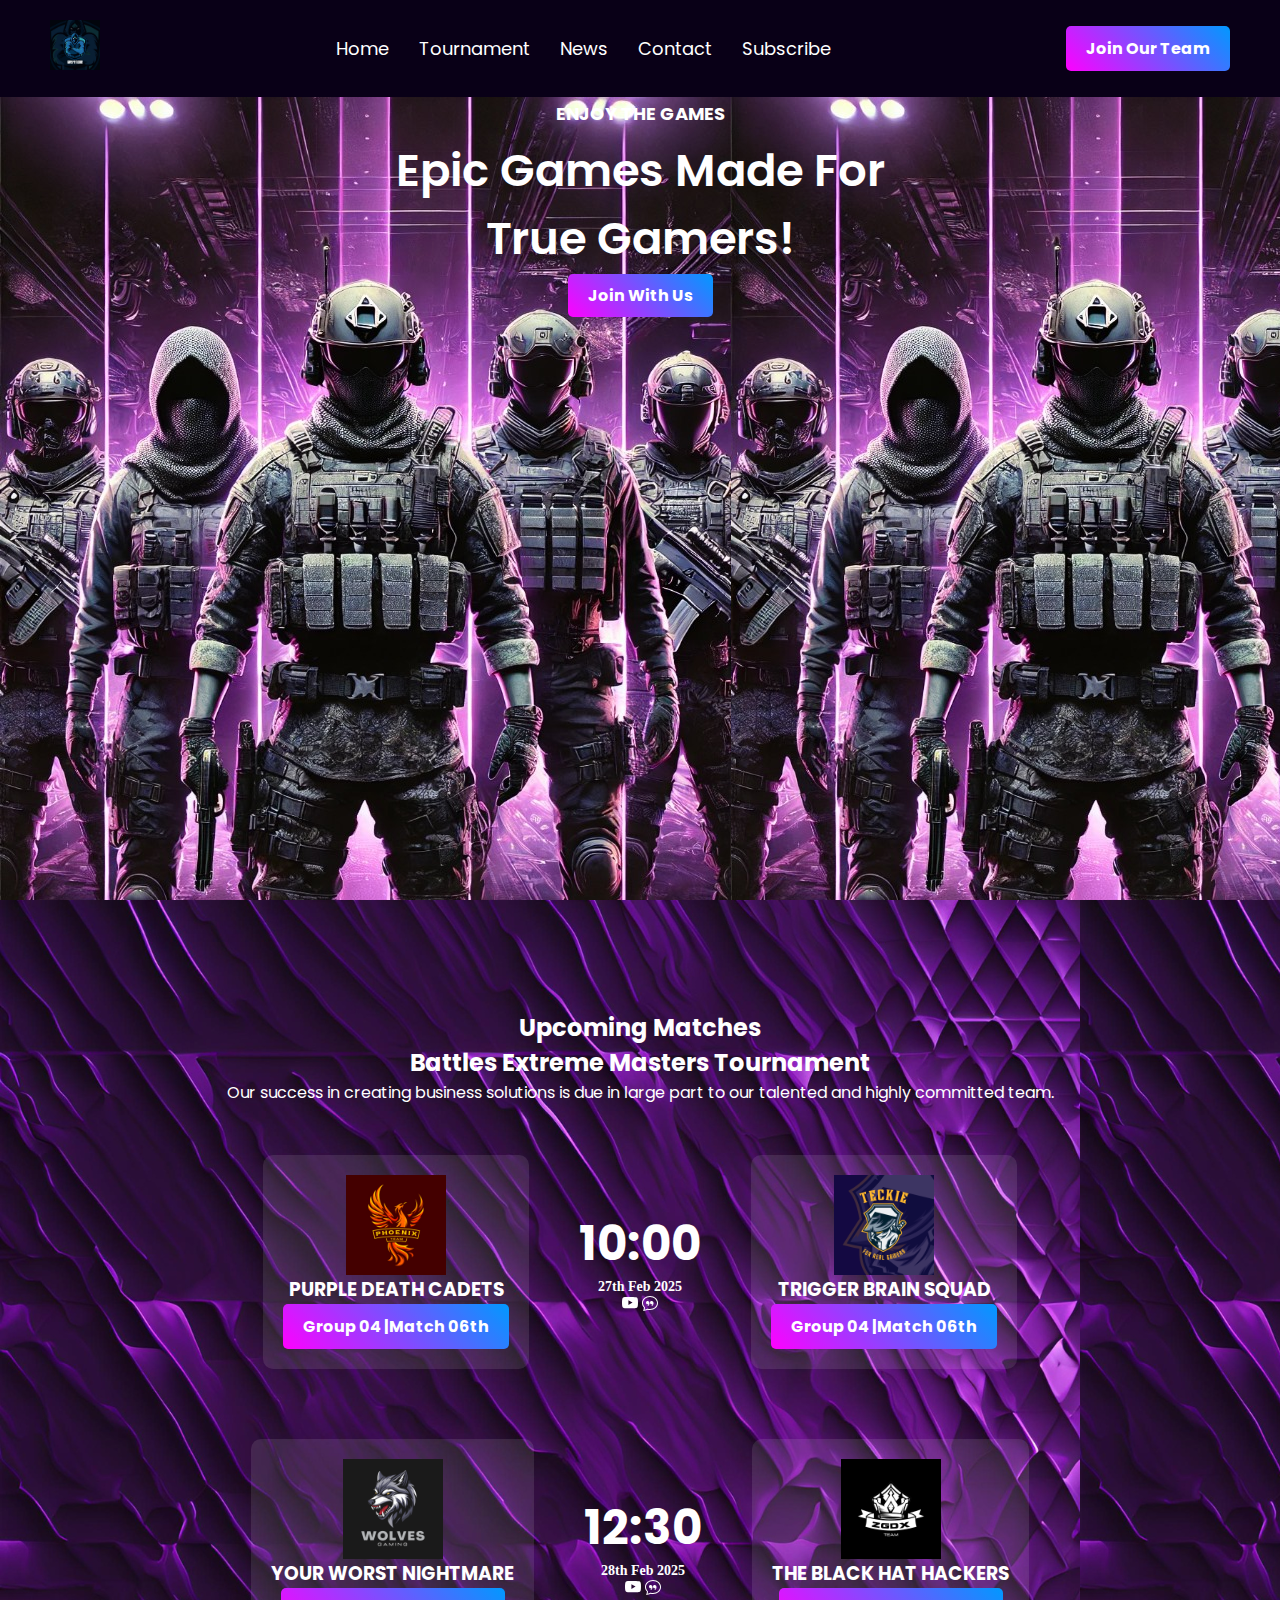
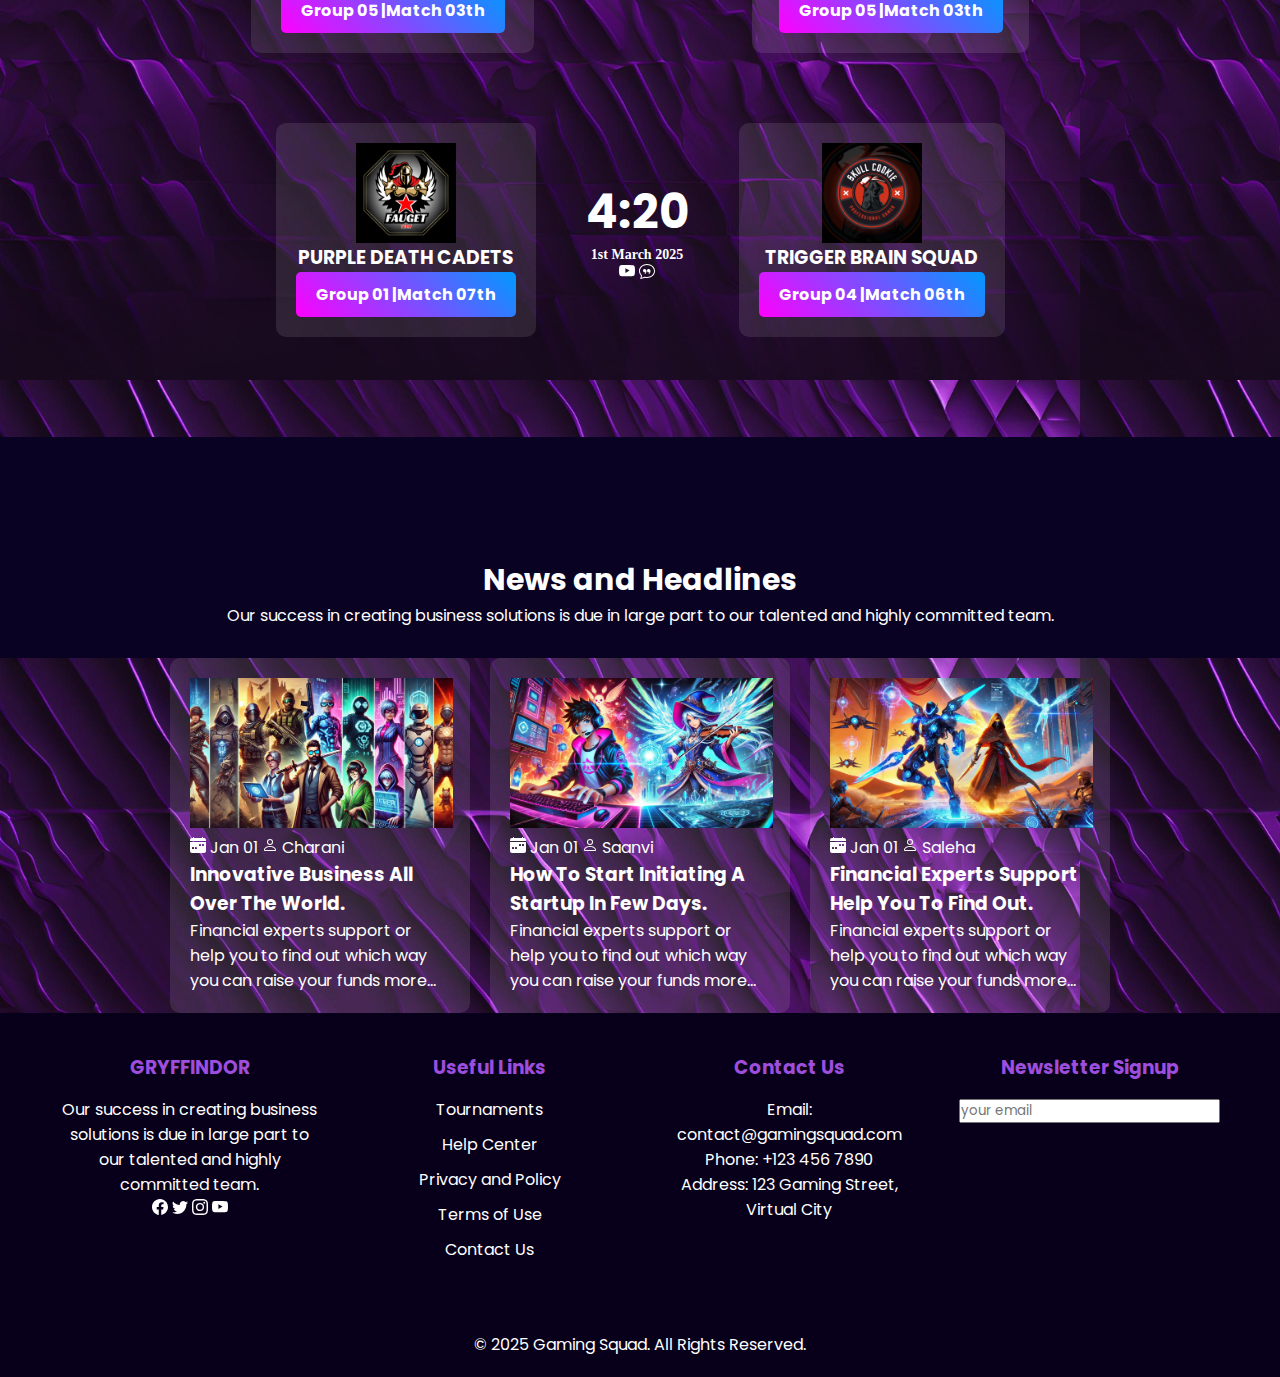
<file: index.html>
<!DOCTYPE html>
<html lang="en">
<head>
    <meta charset="UTF-8">
    <meta name="viewport" content="width=device-width, initial-scale=1.0">
    <title>Unigine Squad</title>
    <link rel="stylesheet" href="style.css">
</head>
<body>
    <header>
        <div class="logo">
            <img src="logo.jpeg" alt="Unigine Squad">
        </div>
        <nav>
            <ul>
                <li><a href="#">Home</a></li>
                <li><a href="#sectionTournament">Tournament</a></li>
                <li><a href="#sectionNews">News</a></li>
                <li><a href="#">Contact</a></li>
                <li><a href="subscription.html">Subscribe</a></li>
            </ul>
        </nav>
        <a href="#" class="btn">Join Our Team</a>
    </header>
    <section class="hero">
    <div class="imageclass">
        <h3>Enjoy The Games</h3>
        <h1>Epic Games Made For <br> True Gamers!</h1>
        <a href="#" class="btn">Join With Us</a>
    </div>
    </section>
    <section class="tournament" id="sectionTournament">
        <h2 class="head1">Upcoming Matches</h2>
        <h2>Battles Extreme Masters <span>Tournament</span></h2>
        <p>Our success in creating business solutions is due in large part to our talented and highly committed team.</p>
        <div class="match-card">
            <div class="team">
                <img src="game-over.png" alt="Game Over Team" class="image1">
                <h3>PURPLE DEATH CADETS</h3>
                <a href="#" class="btn">Group 04 |Match 06th</a>
            </div>
            <div class="match-time"><h3>10:00</h3>
                <p class="para1">27th Feb 2025 <br>
                <svg xmlns="http://www.w3.org/2000/svg" width="16" height="16" fill="currentColor" class="bi bi-youtube" viewBox="0 0 16 16">
                    <path d="M8.051 1.999h.089c.822.003 4.987.033 6.11.335a2.01 2.01 0 0 1 1.415 1.42c.101.38.172.883.22 1.402l.01.104.022.26.008.104c.065.914.073 1.77.074 1.957v.075c-.001.194-.01 1.108-.082 2.06l-.008.105-.009.104c-.05.572-.124 1.14-.235 1.558a2.01 2.01 0 0 1-1.415 1.42c-1.16.312-5.569.334-6.18.335h-.142c-.309 0-1.587-.006-2.927-.052l-.17-.006-.087-.004-.171-.007-.171-.007c-1.11-.049-2.167-.128-2.654-.26a2.01 2.01 0 0 1-1.415-1.419c-.111-.417-.185-.986-.235-1.558L.09 9.82l-.008-.104A31 31 0 0 1 0 7.68v-.123c.002-.215.01-.958.064-1.778l.007-.103.003-.052.008-.104.022-.26.01-.104c.048-.519.119-1.023.22-1.402a2.01 2.01 0 0 1 1.415-1.42c.487-.13 1.544-.21 2.654-.26l.17-.007.172-.006.086-.003.171-.007A100 100 0 0 1 7.858 2zM6.4 5.209v4.818l4.157-2.408z"/>
                  </svg> 
                  <svg xmlns="http://www.w3.org/2000/svg" width="16" height="16" fill="currentColor" class="bi bi-chat-quote" viewBox="0 0 16 16">
                    <path d="M2.678 11.894a1 1 0 0 1 .287.801 11 11 0 0 1-.398 2c1.395-.323 2.247-.697 2.634-.893a1 1 0 0 1 .71-.074A8 8 0 0 0 8 14c3.996 0 7-2.807 7-6s-3.004-6-7-6-7 2.808-7 6c0 1.468.617 2.83 1.678 3.894m-.493 3.905a22 22 0 0 1-.713.129c-.2.032-.352-.176-.273-.362a10 10 0 0 0 .244-.637l.003-.01c.248-.72.45-1.548.524-2.319C.743 11.37 0 9.76 0 8c0-3.866 3.582-7 8-7s8 3.134 8 7-3.582 7-8 7a9 9 0 0 1-2.347-.306c-.52.263-1.639.742-3.468 1.105"/>
                    <path d="M7.066 6.76A1.665 1.665 0 0 0 4 7.668a1.667 1.667 0 0 0 2.561 1.406c-.131.389-.375.804-.777 1.22a.417.417 0 0 0 .6.58c1.486-1.54 1.293-3.214.682-4.112zm4 0A1.665 1.665 0 0 0 8 7.668a1.667 1.667 0 0 0 2.561 1.406c-.131.389-.375.804-.777 1.22a.417.417 0 0 0 .6.58c1.486-1.54 1.293-3.214.682-4.112z"/>
                  </svg>
                </p></div>
            <div class="team">
                <img src="reaper.png" alt="Reaper Team" class="image1">
                <h3>TRIGGER BRAIN SQUAD</h3>
                <a href="#" class="btn">Group 04 |Match 06th</a>
            </div>
        </div>
        <div class="match-card">
            <div class="team">
                <img src="worst.png" alt="Game Over Team" class="image1">
                <h3>YOUR WORST NIGHTMARE</h3>
                <a href="#" class="btn">Group 05 |Match 03th</a>
        </div>
            <div class="match-time"><h3>12:30</h3><p class="para1">28th Feb 2025 <br>
                <svg xmlns="http://www.w3.org/2000/svg" width="16" height="16" fill="currentColor" class="bi bi-youtube" viewBox="0 0 16 16">
                    <path d="M8.051 1.999h.089c.822.003 4.987.033 6.11.335a2.01 2.01 0 0 1 1.415 1.42c.101.38.172.883.22 1.402l.01.104.022.26.008.104c.065.914.073 1.77.074 1.957v.075c-.001.194-.01 1.108-.082 2.06l-.008.105-.009.104c-.05.572-.124 1.14-.235 1.558a2.01 2.01 0 0 1-1.415 1.42c-1.16.312-5.569.334-6.18.335h-.142c-.309 0-1.587-.006-2.927-.052l-.17-.006-.087-.004-.171-.007-.171-.007c-1.11-.049-2.167-.128-2.654-.26a2.01 2.01 0 0 1-1.415-1.419c-.111-.417-.185-.986-.235-1.558L.09 9.82l-.008-.104A31 31 0 0 1 0 7.68v-.123c.002-.215.01-.958.064-1.778l.007-.103.003-.052.008-.104.022-.26.01-.104c.048-.519.119-1.023.22-1.402a2.01 2.01 0 0 1 1.415-1.42c.487-.13 1.544-.21 2.654-.26l.17-.007.172-.006.086-.003.171-.007A100 100 0 0 1 7.858 2zM6.4 5.209v4.818l4.157-2.408z"/>
                  </svg> 
                  <svg xmlns="http://www.w3.org/2000/svg" width="16" height="16" fill="currentColor" class="bi bi-chat-quote" viewBox="0 0 16 16">
                    <path d="M2.678 11.894a1 1 0 0 1 .287.801 11 11 0 0 1-.398 2c1.395-.323 2.247-.697 2.634-.893a1 1 0 0 1 .71-.074A8 8 0 0 0 8 14c3.996 0 7-2.807 7-6s-3.004-6-7-6-7 2.808-7 6c0 1.468.617 2.83 1.678 3.894m-.493 3.905a22 22 0 0 1-.713.129c-.2.032-.352-.176-.273-.362a10 10 0 0 0 .244-.637l.003-.01c.248-.72.45-1.548.524-2.319C.743 11.37 0 9.76 0 8c0-3.866 3.582-7 8-7s8 3.134 8 7-3.582 7-8 7a9 9 0 0 1-2.347-.306c-.52.263-1.639.742-3.468 1.105"/>
                    <path d="M7.066 6.76A1.665 1.665 0 0 0 4 7.668a1.667 1.667 0 0 0 2.561 1.406c-.131.389-.375.804-.777 1.22a.417.417 0 0 0 .6.58c1.486-1.54 1.293-3.214.682-4.112zm4 0A1.665 1.665 0 0 0 8 7.668a1.667 1.667 0 0 0 2.561 1.406c-.131.389-.375.804-.777 1.22a.417.417 0 0 0 .6.58c1.486-1.54 1.293-3.214.682-4.112z"/>
                  </svg></p></div>
            <div class="team">
                <img src="black.png" alt="Reaper Team" class="image1">
                <h3>THE BLACK HAT HACKERS</h3>
                <a href="#" class="btn">Group 05 |Match 03th</a>
            </div>
        </div>
        <div class="match-card">
            <div class="team">
                <img src="game-over1.png" alt="Game Over Team" class="image1">
                <h3>PURPLE DEATH CADETS</h3>
                <a href="#" class="btn">Group 01 |Match 07th</a>
            </div>
            <div class="match-time"><h3>4:20</h3><p class="para1">1st March 2025<br>
                <svg xmlns="http://www.w3.org/2000/svg" width="16" height="16" fill="currentColor" class="bi bi-youtube" viewBox="0 0 16 16">
                    <path d="M8.051 1.999h.089c.822.003 4.987.033 6.11.335a2.01 2.01 0 0 1 1.415 1.42c.101.38.172.883.22 1.402l.01.104.022.26.008.104c.065.914.073 1.77.074 1.957v.075c-.001.194-.01 1.108-.082 2.06l-.008.105-.009.104c-.05.572-.124 1.14-.235 1.558a2.01 2.01 0 0 1-1.415 1.42c-1.16.312-5.569.334-6.18.335h-.142c-.309 0-1.587-.006-2.927-.052l-.17-.006-.087-.004-.171-.007-.171-.007c-1.11-.049-2.167-.128-2.654-.26a2.01 2.01 0 0 1-1.415-1.419c-.111-.417-.185-.986-.235-1.558L.09 9.82l-.008-.104A31 31 0 0 1 0 7.68v-.123c.002-.215.01-.958.064-1.778l.007-.103.003-.052.008-.104.022-.26.01-.104c.048-.519.119-1.023.22-1.402a2.01 2.01 0 0 1 1.415-1.42c.487-.13 1.544-.21 2.654-.26l.17-.007.172-.006.086-.003.171-.007A100 100 0 0 1 7.858 2zM6.4 5.209v4.818l4.157-2.408z"/>
                  </svg> 
                  <svg xmlns="http://www.w3.org/2000/svg" width="16" height="16" fill="currentColor" class="bi bi-chat-quote" viewBox="0 0 16 16">
                    <path d="M2.678 11.894a1 1 0 0 1 .287.801 11 11 0 0 1-.398 2c1.395-.323 2.247-.697 2.634-.893a1 1 0 0 1 .71-.074A8 8 0 0 0 8 14c3.996 0 7-2.807 7-6s-3.004-6-7-6-7 2.808-7 6c0 1.468.617 2.83 1.678 3.894m-.493 3.905a22 22 0 0 1-.713.129c-.2.032-.352-.176-.273-.362a10 10 0 0 0 .244-.637l.003-.01c.248-.72.45-1.548.524-2.319C.743 11.37 0 9.76 0 8c0-3.866 3.582-7 8-7s8 3.134 8 7-3.582 7-8 7a9 9 0 0 1-2.347-.306c-.52.263-1.639.742-3.468 1.105"/>
                    <path d="M7.066 6.76A1.665 1.665 0 0 0 4 7.668a1.667 1.667 0 0 0 2.561 1.406c-.131.389-.375.804-.777 1.22a.417.417 0 0 0 .6.58c1.486-1.54 1.293-3.214.682-4.112zm4 0A1.665 1.665 0 0 0 8 7.668a1.667 1.667 0 0 0 2.561 1.406c-.131.389-.375.804-.777 1.22a.417.417 0 0 0 .6.58c1.486-1.54 1.293-3.214.682-4.112z"/>
                  </svg>
                </p></div>
            <div class="team">
                <img src="reaper1.png" alt="Reaper Team" class="image1"> 
                <h3>TRIGGER BRAIN SQUAD</h3>
                <a href="#" class="btn">Group 04 |Match 06th</a>
            </div>
        </div>
    </section>
    <section class="news-section" id="sectionNews">
        <h2 class="head2">News and Headlines</h2>
        <p>Our success in creating business solutions is due in large part to our talented and highly committed team.</p>
        <div class="news-container">
            <div class="news-card">
                <img src="news1.jpeg" height="150px" alt="News Image">
                <p>
                    <svg xmlns="http://www.w3.org/2000/svg" width="16" height="16" fill="currentColor" class="bi bi-calendar-week-fill" viewBox="0 0 16 16">
                        <path d="M4 .5a.5.5 0 0 0-1 0V1H2a2 2 0 0 0-2 2v1h16V3a2 2 0 0 0-2-2h-1V.5a.5.5 0 0 0-1 0V1H4zM16 14V5H0v9a2 2 0 0 0 2 2h12a2 2 0 0 0 2-2M9.5 7h1a.5.5 0 0 1 .5.5v1a.5.5 0 0 1-.5.5h-1a.5.5 0 0 1-.5-.5v-1a.5.5 0 0 1 .5-.5m3 0h1a.5.5 0 0 1 .5.5v1a.5.5 0 0 1-.5.5h-1a.5.5 0 0 1-.5-.5v-1a.5.5 0 0 1 .5-.5M2 10.5a.5.5 0 0 1 .5-.5h1a.5.5 0 0 1 .5.5v1a.5.5 0 0 1-.5.5h-1a.5.5 0 0 1-.5-.5zm3.5-.5h1a.5.5 0 0 1 .5.5v1a.5.5 0 0 1-.5.5h-1a.5.5 0 0 1-.5-.5v-1a.5.5 0 0 1 .5-.5"/>
                      </svg> Jan 01     
                      <svg xmlns="http://www.w3.org/2000/svg" width="16" height="16" fill="currentColor" class="bi bi-person" viewBox="0 0 16 16">
                        <path d="M8 8a3 3 0 1 0 0-6 3 3 0 0 0 0 6m2-3a2 2 0 1 1-4 0 2 2 0 0 1 4 0m4 8c0 1-1 1-1 1H3s-1 0-1-1 1-4 6-4 6 3 6 4m-1-.004c-.001-.246-.154-.986-.832-1.664C11.516 10.68 10.289 10 8 10s-3.516.68-4.168 1.332c-.678.678-.83 1.418-.832 1.664z"/>
                      </svg> Charani
                    </p>
                <h3>Innovative Business All Over The World.</h3>
                <p>Financial experts support or help you to find out which way you can raise your funds more...</p>
            </div>
            <div class="news-card">
                <img src="news2.jpeg" height="150px" alt="News Image">
                <p>
                    <svg xmlns="http://www.w3.org/2000/svg" width="16" height="16" fill="currentColor" class="bi bi-calendar-week-fill" viewBox="0 0 16 16">
                        <path d="M4 .5a.5.5 0 0 0-1 0V1H2a2 2 0 0 0-2 2v1h16V3a2 2 0 0 0-2-2h-1V.5a.5.5 0 0 0-1 0V1H4zM16 14V5H0v9a2 2 0 0 0 2 2h12a2 2 0 0 0 2-2M9.5 7h1a.5.5 0 0 1 .5.5v1a.5.5 0 0 1-.5.5h-1a.5.5 0 0 1-.5-.5v-1a.5.5 0 0 1 .5-.5m3 0h1a.5.5 0 0 1 .5.5v1a.5.5 0 0 1-.5.5h-1a.5.5 0 0 1-.5-.5v-1a.5.5 0 0 1 .5-.5M2 10.5a.5.5 0 0 1 .5-.5h1a.5.5 0 0 1 .5.5v1a.5.5 0 0 1-.5.5h-1a.5.5 0 0 1-.5-.5zm3.5-.5h1a.5.5 0 0 1 .5.5v1a.5.5 0 0 1-.5.5h-1a.5.5 0 0 1-.5-.5v-1a.5.5 0 0 1 .5-.5"/>
                      </svg> Jan 01     
                      <svg xmlns="http://www.w3.org/2000/svg" width="16" height="16" fill="currentColor" class="bi bi-person" viewBox="0 0 16 16">
                        <path d="M8 8a3 3 0 1 0 0-6 3 3 0 0 0 0 6m2-3a2 2 0 1 1-4 0 2 2 0 0 1 4 0m4 8c0 1-1 1-1 1H3s-1 0-1-1 1-4 6-4 6 3 6 4m-1-.004c-.001-.246-.154-.986-.832-1.664C11.516 10.68 10.289 10 8 10s-3.516.68-4.168 1.332c-.678.678-.83 1.418-.832 1.664z"/>
                      </svg> Saanvi 
                    </p>
                <h3>How To Start Initiating A Startup In Few Days.</h3>
                <p>Financial experts support or help you to find out which way you can raise your funds more...</p>
            </div>
            <div class="news-card">
                <img src="news3.jpeg" height="150px" alt="News Image">
                <p>
                <svg xmlns="http://www.w3.org/2000/svg" width="16" height="16" fill="currentColor" class="bi bi-calendar-week-fill" viewBox="0 0 16 16">
                    <path d="M4 .5a.5.5 0 0 0-1 0V1H2a2 2 0 0 0-2 2v1h16V3a2 2 0 0 0-2-2h-1V.5a.5.5 0 0 0-1 0V1H4zM16 14V5H0v9a2 2 0 0 0 2 2h12a2 2 0 0 0 2-2M9.5 7h1a.5.5 0 0 1 .5.5v1a.5.5 0 0 1-.5.5h-1a.5.5 0 0 1-.5-.5v-1a.5.5 0 0 1 .5-.5m3 0h1a.5.5 0 0 1 .5.5v1a.5.5 0 0 1-.5.5h-1a.5.5 0 0 1-.5-.5v-1a.5.5 0 0 1 .5-.5M2 10.5a.5.5 0 0 1 .5-.5h1a.5.5 0 0 1 .5.5v1a.5.5 0 0 1-.5.5h-1a.5.5 0 0 1-.5-.5zm3.5-.5h1a.5.5 0 0 1 .5.5v1a.5.5 0 0 1-.5.5h-1a.5.5 0 0 1-.5-.5v-1a.5.5 0 0 1 .5-.5"/>
                  </svg> Jan 01     
                  <svg xmlns="http://www.w3.org/2000/svg" width="16" height="16" fill="currentColor" class="bi bi-person" viewBox="0 0 16 16">
                    <path d="M8 8a3 3 0 1 0 0-6 3 3 0 0 0 0 6m2-3a2 2 0 1 1-4 0 2 2 0 0 1 4 0m4 8c0 1-1 1-1 1H3s-1 0-1-1 1-4 6-4 6 3 6 4m-1-.004c-.001-.246-.154-.986-.832-1.664C11.516 10.68 10.289 10 8 10s-3.516.68-4.168 1.332c-.678.678-.83 1.418-.832 1.664z"/>
                  </svg> Saleha 
                </p>
                <h3>Financial Experts Support Help You To Find Out.</h3>
                <p>Financial experts support or help you to find out which way you can raise your funds more...</p>
            </div>
        </div>
    </section>
    <footer>
        <div class="footer-container d-flex flex-horizontal">
            <div class="footer-section">
                <h3>GRYFFINDOR</h3>
                <p>Our success in creating business solutions is due in large part to our talented and highly committed team.</p>
                <p>
                    <svg xmlns="http://www.w3.org/2000/svg" width="16" height="16" fill="currentColor" class="bi bi-facebook" viewBox="0 0 16 16">
                        <path d="M16 8.049c0-4.446-3.582-8.05-8-8.05C3.58 0-.002 3.603-.002 8.05c0 4.017 2.926 7.347 6.75 7.951v-5.625h-2.03V8.05H6.75V6.275c0-2.017 1.195-3.131 3.022-3.131.876 0 1.791.157 1.791.157v1.98h-1.009c-.993 0-1.303.621-1.303 1.258v1.51h2.218l-.354 2.326H9.25V16c3.824-.604 6.75-3.934 6.75-7.951"/>
                      </svg>
                    <svg xmlns="http://www.w3.org/2000/svg" width="16" height="16" fill="currentColor" class="bi bi-twitter" viewBox="0 0 16 16">
                        <path d="M5.026 15c6.038 0 9.341-5.003 9.341-9.334q.002-.211-.006-.422A6.7 6.7 0 0 0 16 3.542a6.7 6.7 0 0 1-1.889.518 3.3 3.3 0 0 0 1.447-1.817 6.5 6.5 0 0 1-2.087.793A3.286 3.286 0 0 0 7.875 6.03a9.32 9.32 0 0 1-6.767-3.429 3.29 3.29 0 0 0 1.018 4.382A3.3 3.3 0 0 1 .64 6.575v.045a3.29 3.29 0 0 0 2.632 3.218 3.2 3.2 0 0 1-.865.115 3 3 0 0 1-.614-.057 3.28 3.28 0 0 0 3.067 2.277A6.6 6.6 0 0 1 .78 13.58a6 6 0 0 1-.78-.045A9.34 9.34 0 0 0 5.026 15"/>
                      </svg>
                    <svg xmlns="http://www.w3.org/2000/svg" width="16" height="16" fill="currentColor" class="bi bi-instagram" viewBox="0 0 16 16">
                        <path d="M8 0C5.829 0 5.556.01 4.703.048 3.85.088 3.269.222 2.76.42a3.9 3.9 0 0 0-1.417.923A3.9 3.9 0 0 0 .42 2.76C.222 3.268.087 3.85.048 4.7.01 5.555 0 5.827 0 8.001c0 2.172.01 2.444.048 3.297.04.852.174 1.433.372 1.942.205.526.478.972.923 1.417.444.445.89.719 1.416.923.51.198 1.09.333 1.942.372C5.555 15.99 5.827 16 8 16s2.444-.01 3.298-.048c.851-.04 1.434-.174 1.943-.372a3.9 3.9 0 0 0 1.416-.923c.445-.445.718-.891.923-1.417.197-.509.332-1.09.372-1.942C15.99 10.445 16 10.173 16 8s-.01-2.445-.048-3.299c-.04-.851-.175-1.433-.372-1.941a3.9 3.9 0 0 0-.923-1.417A3.9 3.9 0 0 0 13.24.42c-.51-.198-1.092-.333-1.943-.372C10.443.01 10.172 0 7.998 0zm-.717 1.442h.718c2.136 0 2.389.007 3.232.046.78.035 1.204.166 1.486.275.373.145.64.319.92.599s.453.546.598.92c.11.281.24.705.275 1.485.039.843.047 1.096.047 3.231s-.008 2.389-.047 3.232c-.035.78-.166 1.203-.275 1.485a2.5 2.5 0 0 1-.599.919c-.28.28-.546.453-.92.598-.28.11-.704.24-1.485.276-.843.038-1.096.047-3.232.047s-2.39-.009-3.233-.047c-.78-.036-1.203-.166-1.485-.276a2.5 2.5 0 0 1-.92-.598 2.5 2.5 0 0 1-.6-.92c-.109-.281-.24-.705-.275-1.485-.038-.843-.046-1.096-.046-3.233s.008-2.388.046-3.231c.036-.78.166-1.204.276-1.486.145-.373.319-.64.599-.92s.546-.453.92-.598c.282-.11.705-.24 1.485-.276.738-.034 1.024-.044 2.515-.045zm4.988 1.328a.96.96 0 1 0 0 1.92.96.96 0 0 0 0-1.92m-4.27 1.122a4.109 4.109 0 1 0 0 8.217 4.109 4.109 0 0 0 0-8.217m0 1.441a2.667 2.667 0 1 1 0 5.334 2.667 2.667 0 0 1 0-5.334"/>
                      </svg>
                    <svg xmlns="http://www.w3.org/2000/svg" width="16" height="16" fill="currentColor" class="bi bi-youtube" viewBox="0 0 16 16">
                        <path d="M8.051 1.999h.089c.822.003 4.987.033 6.11.335a2.01 2.01 0 0 1 1.415 1.42c.101.38.172.883.22 1.402l.01.104.022.26.008.104c.065.914.073 1.77.074 1.957v.075c-.001.194-.01 1.108-.082 2.06l-.008.105-.009.104c-.05.572-.124 1.14-.235 1.558a2.01 2.01 0 0 1-1.415 1.42c-1.16.312-5.569.334-6.18.335h-.142c-.309 0-1.587-.006-2.927-.052l-.17-.006-.087-.004-.171-.007-.171-.007c-1.11-.049-2.167-.128-2.654-.26a2.01 2.01 0 0 1-1.415-1.419c-.111-.417-.185-.986-.235-1.558L.09 9.82l-.008-.104A31 31 0 0 1 0 7.68v-.123c.002-.215.01-.958.064-1.778l.007-.103.003-.052.008-.104.022-.26.01-.104c.048-.519.119-1.023.22-1.402a2.01 2.01 0 0 1 1.415-1.42c.487-.13 1.544-.21 2.654-.26l.17-.007.172-.006.086-.003.171-.007A100 100 0 0 1 7.858 2zM6.4 5.209v4.818l4.157-2.408z"/>
                      </svg>
                </p>
            </div>
            <div class="footer-section">
                <h3>Useful Links</h3>
                <ul>
                    <li><a href="#">Tournaments</a></li>
                    <li><a href="#">Help Center</a></li>
                    <li><a href="#">Privacy and Policy</a></li>
                    <li><a href="#">Terms of Use</a></li>
                    <li><a href="#">Contact Us</a></li>
                </ul>
            </div>
    <div class="footer-section">
        <h3>Contact <span>Us</span></h3>
        <p>Email: contact@gamingsquad.com</p>
        <p>Phone: +123 456 7890</p>
        <p>Address: 123 Gaming Street, Virtual City</p>
    </div>
    <div class="footer-section">
        <h3>Newsletter Signup<br></h3>
        <input type="email" placeholder="your email" required>
        
    </div>
    </footer>
    <!-- Footer -->
    <footer>
        <p>&copy; 2025 Gaming Squad. All Rights Reserved.</p>
    </footer>
</body>
</html>
</file>
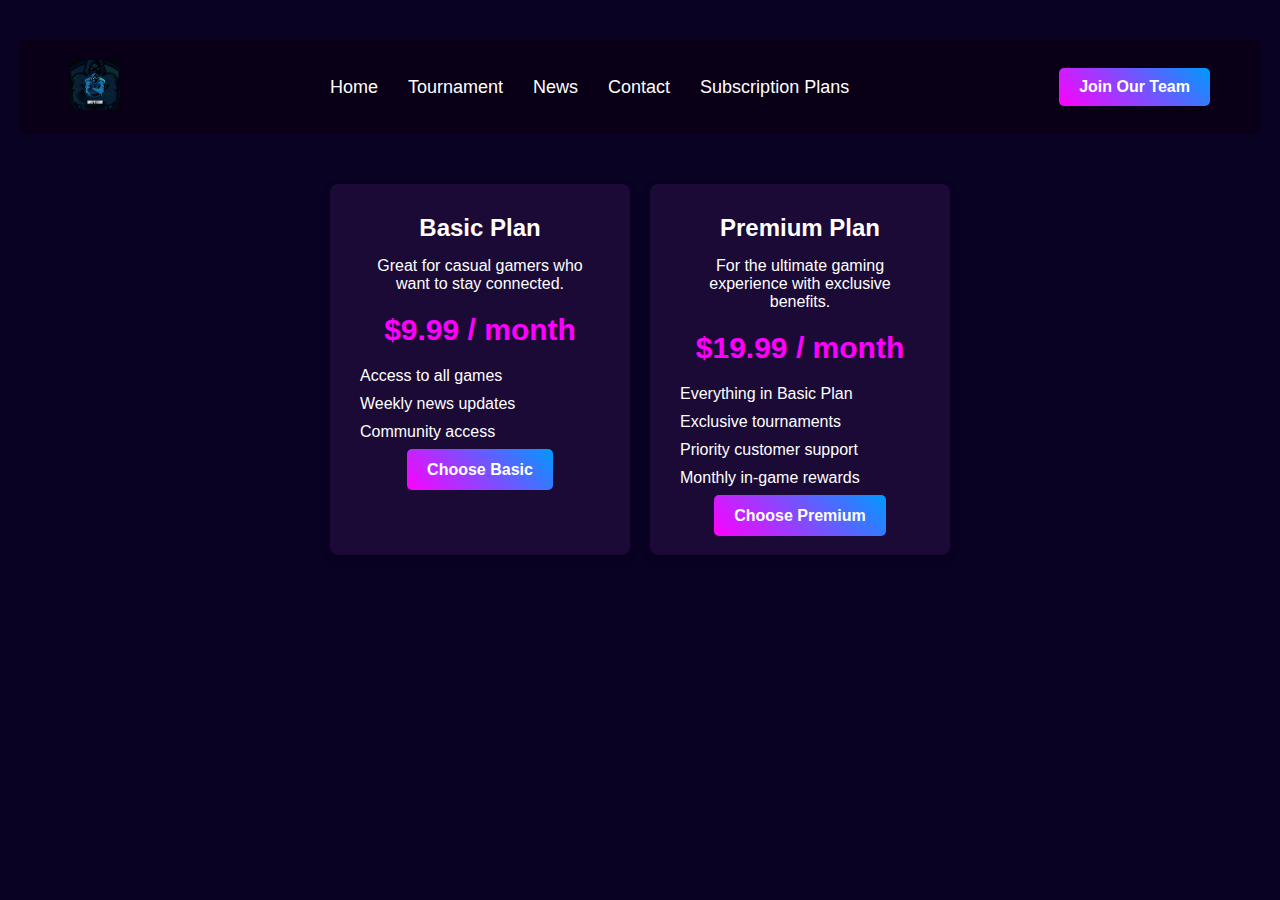
<file: subscription.html>
<!DOCTYPE html>
<html lang="en">
<head>
    <meta charset="UTF-8">
    <meta name="viewport" content="width=device-width, initial-scale=1.0">
    <title>Subscription Plans</title>
    <style>
        * {
            margin: 0;
            padding: 0;
            box-sizing: border-box;
            font-family: 'Poppins', sans-serif;
        }

        body {
            background: #0a0223;
            color: white;
            text-align: center;
            padding: 40px 20px;
        }

        header {
            display: flex;
            justify-content: space-between;
            align-items: center;
            padding: 20px 50px;
            background: #090017;
        }

        .logo img {
            height: 50px;
        }

        nav ul {
            display: flex;
            list-style: none;
        }

        nav ul li {
            margin: 0 15px;
        }

        nav ul li a {
            text-decoration: none;
            color: white;
            font-size: 18px;
        }

        .btn {
            padding: 10px 20px;
            background: linear-gradient(45deg, #ff00ff, #0099ff);
            color: white;
            text-decoration: none;
            border-radius: 5px;
            font-weight: bold;
        }

        .plans-container {
            display: flex;
            justify-content: center;
            gap: 20px;
            margin-top: 50px;
        }

        .plan {
            background: #1b0a36;
            padding: 30px;
            width: 300px;
            border-radius: 8px;
            text-align: center;
            box-shadow: 0 4px 8px rgba(0, 0, 0, 0.2);
            transition: transform 0.3s ease;
        }

        .plan:hover {
            transform: scale(1.05);
        }

        .plan h3 {
            font-size: 24px;
            font-weight: 600;
            margin-bottom: 15px;
        }

        .plan p {
            font-size: 16px;
            margin-bottom: 20px;
        }

        .plan .price {
            font-size: 30px;
            font-weight: bold;
            margin-bottom: 20px;
            color: #ff00ff;
        }

        .plan ul {
            list-style: none;
            margin-bottom: 20px;
            text-align: left;
        }

        .plan ul li {
            margin: 10px 0;
        }

        .plan .btn {
            padding: 12px 20px;
            background: linear-gradient(45deg, #ff00ff, #0099ff);
            color: white;
            border-radius: 5px;
            font-weight: bold;
            text-decoration: none;
            width: 100%;
        }

        .plan .btn:hover {
            background: linear-gradient(45deg, #0099ff, #ff00ff);
        }
    </style>
</head>
<body>
    <header>
        <div class="logo">
            <img src="logo.jpeg" alt="Unigine Squad">
        </div>
        <nav>
            <ul>
                <li><a href="#">Home</a></li>
                <li><a href="#">Tournament</a></li>
                <li><a href="#">News</a></li>
                <li><a href="#">Contact</a></li>
                <li><a href="subscription-plans.html">Subscription Plans</a></li>
            </ul>
        </nav>
        <a href="#" class="btn">Join Our Team</a>
    </header>

    <div class="plans-container">
        <div class="plan">
            <h3>Basic Plan</h3>
            <p>Great for casual gamers who want to stay connected.</p>
            <div class="price">$9.99 / month</div>
            <ul>
                <li>Access to all games</li>
                <li>Weekly news updates</li>
                <li>Community access</li>
            </ul>
            <a href="#" class="btn">Choose Basic</a>
        </div>

        <div class="plan">
            <h3>Premium Plan</h3>
            <p>For the ultimate gaming experience with exclusive benefits.</p>
            <div class="price">$19.99 / month</div>
            <ul>
                <li>Everything in Basic Plan</li>
                <li>Exclusive tournaments</li>
                <li>Priority customer support</li>
                <li>Monthly in-game rewards</li>
            </ul>
            <a href="#" class="btn">Choose Premium</a>
        </div>
    </div>
</body>
</html>
</file>
<file: style.css>
@import url('https://fonts.googleapis.com/css2?family=Poppins:wght@300;600&display=swap');

* {
    margin: 0;
    padding: 0;
    box-sizing: border-box;
    font-family: 'Poppins', sans-serif;
}

body{
    background: #0a0223;
    color: white;
    text-align: center;
}

header {
    display: flex;
    justify-content: space-between;
    align-items: center;
    padding: 20px 50px;
    background: #090017;
    position: fixed;
    width:100vw;
}


.logo img {
    height: 50px;
}

nav ul {
    display: flex;
    list-style: none;

}

nav ul li {
    margin: 0 15px;
}

nav ul li a {
    text-decoration: none;
    color: white;
    font-size: 18px;
}

.btn {
    padding: 10px 20px;
    background: linear-gradient(45deg, #ff00ff, #0099ff);
    color: white;
    text-decoration: none;
    border-radius: 5px;
    font-weight: bold;
}

.hero {
    padding: 100px 20px;
    background-image:url("background.jpg");

    width:100vx;
    height:100vh;
}
.imageclass
{
    background-image:url("https://ibb.co/7dBFZHQC");
    background-size:cover;
    width:100vx;
}
.hero h3 {
    text-transform: uppercase;
    font-size: 18px;
}

.hero h1 {
    font-size: 45px;
    font-weight: 600;
    margin: 10px 0;
}

.characters img {
    width: 150px;
    margin: 10px;
}
.match-card {
    display: flex;
    justify-content: center;
    align-items: center;
    margin-top: 30px;
}
.team {
    display: flex;
    flex-direction: column;
    align-items: center;
    padding: 20px;
    background: rgba(255, 255, 255, 0.1);
    border-radius: 10px;
    margin: 20px;
}
.tournament {
    padding: 80px 20px;
    background: #12122b;
    scroll-behavior: smooth;
    background-image: url("tournament.png");
}
.match-time {
    font-size: 40px;
    font-weight: bold;
    margin: 0 30px;
}
.news-section h2 {
    font-size: 30px;
    color: #ffffff;
    
}
.news-container {
    display: flex;
    justify-content: center;
    gap: 20px;
    margin-top: 30px;
    background-image: url("tournament.png");
}

.news-card {
    background: rgba(255, 255, 255, 0.1);
    padding: 20px;
    border-radius: 10px;
    width: 300px;
    text-align: left;
}
footer {
    background: #12122b;
    padding: 40px 20px;
    text-align: left;
}
.footer-container {
    display: flex;
    justify-content: space-between;
    flex-wrap: wrap;
    max-width: 1200px;
    margin: auto;
}
.footer-section {
    flex: 1;
    margin: 20px;
}
.footer-section h3 {
    color: #9d4edd;
    margin-bottom: 15px;
}
.footer-section p, .footer-section ul, .footer-section a {
    color: white;
    text-decoration: none;
}
.footer-section ul {
    list-style: none;
}
.footer-section ul li {
    margin-bottom: 10px;
}
.newsletter input {
    padding: 10px;
    width: 80%;
    margin-top: 10px;
}
.newsletter button {
    background: #9d4edd;
    padding: 10px 15px;
    border: none;
    color: white;
    margin-top: 10px;
    cursor: pointer;
}
footer {
    background-color: #08001a;
    padding: 20px;
    text-align: center;
}
/* Contact Section */
.contact {
    background-color: #220544;
}

.contact p {
    font-size: 18px;
}
.image1
{
    height:100px;
    width:100px;
}
.para1
{
    font-size:14px;
    font-family:"sans-serif";

}
.head1
{
    margin-top:30px;
}
.head2
{
    margin-top:120px;
}
.spaceemail
{
    padding-top:30px;
}
.element{
    position:relative;
}
.element:hover::after{


content: "";
position: absolute;
width: 30px;
height: 30px;
background-color: #ff00ff; /* Customize the ball color */
border-radius: 50%;
pointer-events: none;
top: calc(50% - 25px);
left: calc(50% - 25px);
transition: all ease-in-out
}
</file>
